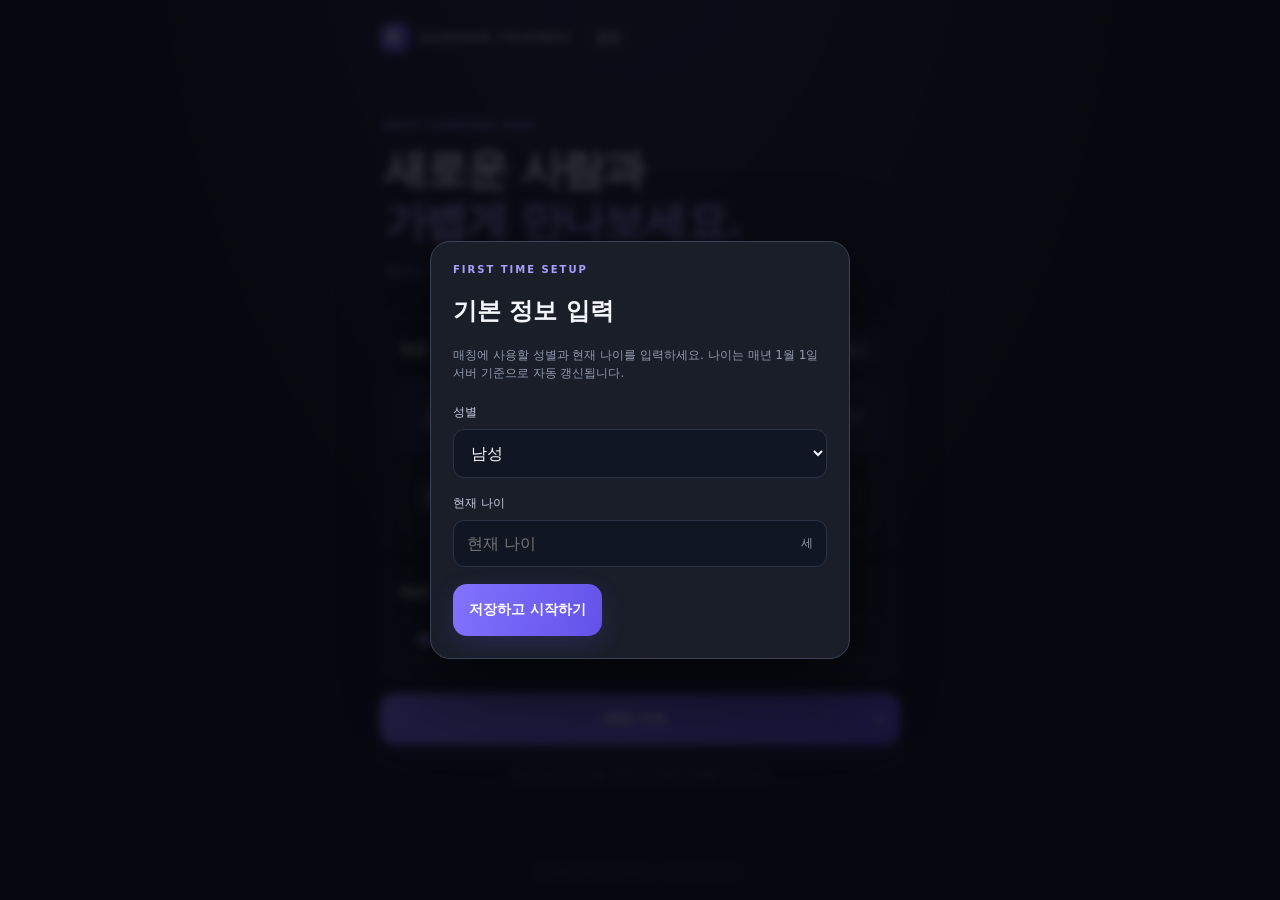
<file: index.html>
<!doctype html>
<html lang="ko">
<head>
  <meta charset="utf-8">
  <meta name="viewport" content="width=device-width,initial-scale=1,viewport-fit=cover">
  <meta name="theme-color" content="#10131b">
  <meta name="description" content="랜덤채팅과 랜덤통화를 선택하는 매칭 앱">
  <meta name="application-name" content="Random Friends">
  <meta name="mobile-web-app-capable" content="yes">
  <meta name="apple-mobile-web-app-capable" content="yes">
  <meta name="apple-mobile-web-app-title" content="Random Friends">
  <meta name="apple-mobile-web-app-status-bar-style" content="black-translucent">
  <link rel="manifest" href="./manifest.json">
  <link rel="icon" href="./icon.svg" type="image/svg+xml">
  <link rel="stylesheet" href="./style.css?v=23">
  <title>Random Friends</title>
</head>
<body>
  <main class="app">
    <header class="topbar"><div class="brand-mark">R</div><span>RANDOM FRIENDS</span><button type="button" id="install-app" class="install-app-btn" hidden>앱 설치</button><button type="button" id="open-settings" class="settings-open-btn">설정</button></header>

    <section id="home" class="screen active">
      <div class="hero">
        <div class="eyebrow">MEET SOMEONE NEW</div>
        <h1>새로운 사람과<br><span>가볍게 만나보세요.</span></h1>
        <p>원하는 방식과 지역을 선택하고 매칭을 시작하세요.</p>
      </div>

      <div class="panel">
        <div class="panel-heading"><h2>매칭 방식</h2><button type="button" id="open-filter" class="filter-open-btn">⚙ 필터</button></div>
        <div class="mode-options">
          <label class="mode-card selected" for="mode-chat">
            <input id="mode-chat" type="radio" name="mode" value="chat" checked>
            <span class="mode-icon">▤</span>
            <span class="mode-copy"><b>랜덤채팅</b><small>메시지로 새로운 사람 만나기</small></span>
            <span class="radio-dot"></span>
          </label>
          <label class="mode-card" for="mode-call">
            <input id="mode-call" type="radio" name="mode" value="call">
            <span class="mode-icon">◉</span>
            <span class="mode-copy"><b>랜덤통화</b><small>마이크와 카메라를 직접 제어하는 통화</small></span>
            <span class="radio-dot"></span>
          </label>
        </div>
      </div>

      <div class="panel">
        <h2>매칭 범위</h2>
        <div class="scope-options">
          <label><input type="radio" name="scope" value="world" checked> <span>🌍 전 세계</span></label>
          <label><input type="radio" name="scope" value="country"> <span>국가 선택</span></label>
        </div>
        <div id="country-wrap" class="country-wrap" hidden>
          <label for="country">국가</label>
          <select id="country">
            <option value="KR">대한민국</option><option value="JP">일본</option>
            <option value="US">미국</option><option value="GB">영국</option>
            <option value="CA">캐나다</option><option value="DE">독일</option>
            <option value="FR">프랑스</option><option value="AU">호주</option>
            <option value="IN">인도</option><option value="BR">브라질</option>
          </select>
        </div>
      </div>

      <button id="start-btn" class="primary-btn">매칭 시작 <span>→</span></button>
      <p id="home-error" class="error-text" role="status"></p>
      <p class="footnote">원하는 방식과 지역을 선택하고 새로운 상대를 만나보세요.</p>
    </section>

    <section id="settings" class="screen">
      <div class="settings-head"><button type="button" id="close-settings" class="settings-back">← 홈</button><div class="eyebrow">YOUR SETTINGS</div><h1>설정</h1><p>계정 정보와 추가 보호 설정을 관리합니다.</p></div>
      <div class="panel settings-panel"><h2>내 프로필</h2><div class="profile-info-row"><span>성별</span><b id="settings-gender">불러오는 중</b></div><div class="profile-info-row"><span>현재 나이</span><b id="settings-age">불러오는 중</b></div><div class="profile-info-row"><span>가입 날짜</span><b id="settings-joined">불러오는 중</b></div></div>
      <div class="panel settings-panel">
        <h2>미성년자 보호</h2>
        <label class="protection-toggle" for="protection-toggle">
          <input type="checkbox" id="protection-toggle">
          <span><b>20세 이상 이용자 제외</b><small>켜면 매칭 대상에서 20세 이상 이용자를 추가로 제외합니다.</small></span>
        </label>
      </div>
      <div class="panel settings-panel"><h2>설정 안내</h2><p id="settings-status" class="settings-status" role="status"></p></div>
    </section>

    <section id="matching" class="screen">
      <div class="waiting">
        <div class="pulse"><span></span></div>
        <div class="eyebrow" id="matching-mode-label">RANDOM CHAT</div>
        <h1>새로운 상대를<br>찾고 있어요</h1>
        <p id="matching-description">매칭 대기열에 연결하고 있습니다.</p>
        <div class="status-pill"><i></i><span id="matching-status">매칭 대기 중</span></div>
      </div>
      <div class="bottom-actions"><button id="end-waiting" class="danger-btn">매칭 종료</button></div>
    </section>

    <section id="chat" class="screen">
      <header class="room-header"><div><div class="eyebrow">RANDOM CHAT</div><b>랜덤채팅</b></div><span class="status-pill"><i></i> 연결됨</span></header>
      <div id="chat-status" class="chat-status" role="status" aria-live="polite" hidden></div>
      <div id="messages" class="messages" aria-live="polite">
        <div class="empty-chat"><div class="empty-icon">✦</div><b>새로운 대화방</b><p>메시지를 보내 대화를 시작하세요.</p></div>
      </div>
      <form id="chat-form" class="composer">
        <input id="message-input" type="text" maxlength="1000" placeholder="메시지를 입력하세요" autocomplete="off">
        <button type="submit" aria-label="메시지 전송">↑</button>
      </form>
      <div class="room-actions">
        <button id="next-chat" class="primary-btn">↻ 다음 상대</button>
        <button id="end-chat" class="danger-btn">매칭 종료</button>
      </div>
    </section>

    <section id="call" class="screen">
      <header class="room-header"><div><div class="eyebrow">RANDOM CALL</div><b>랜덤통화</b></div><span class="status-pill"><i></i> <span id="call-room-status">상대 매칭됨</span></span></header>
      <div class="call-notice">마이크는 권한을 허용하면 기본 켜짐, 카메라는 기본 꺼짐입니다. 연결은 네트워크 환경에 따라 실패할 수 있습니다.</div>
      <div class="video-stage">
        <div class="video-tile remote"><video id="remote-video" autoplay playsinline hidden></video><div class="avatar" id="remote-avatar">?</div><b>상대방</b><small id="remote-state">상대방을 찾고 있는 중...</small></div>
        <div class="video-tile local" id="local-tile"><video id="local-video" autoplay muted playsinline hidden></video><div class="avatar">나</div><b>나</b><small id="camera-state">카메라 꺼짐</small></div>
      </div>
      <div id="call-status" class="call-notice" role="status">통화 연결 준비 중</div>
      <div class="call-controls">
        <button id="mic-toggle" class="control-btn" aria-pressed="true"><span>♩</span><small>마이크 켜짐</small></button>
        <button id="camera-toggle" class="control-btn" aria-pressed="false"><span>◉</span><small>카메라 켜기</small></button>
      </div>
      <div class="room-actions">
        <button id="next-call" class="primary-btn">↻ 다음 상대</button>
        <button id="end-call" class="danger-btn">매칭 종료</button>
      </div>
      <p class="footnote">카메라를 켜면 영상이 상대에게 전송됩니다. 통화 종료 시 마이크·카메라 연결을 해제합니다.</p>
    </section>

    <div id="profile-modal" class="filter-modal" hidden>
      <div class="filter-backdrop"></div>
      <section class="filter-dialog" role="dialog" aria-modal="true" aria-labelledby="profile-title">
        <div class="eyebrow">FIRST TIME SETUP</div><h2 id="profile-title">기본 정보 입력</h2>
        <p class="filter-description">매칭에 사용할 성별과 현재 나이를 입력하세요. 나이는 매년 1월 1일 서버 기준으로 자동 갱신됩니다.</p>
        <div class="filter-field"><label for="profile-gender">성별</label><select id="profile-gender"><option value="male">남성</option><option value="female">여성</option></select></div>
        <div class="filter-field"><label for="profile-age">현재 나이</label><div class="filter-number"><input id="profile-age" type="number" min="13" max="99" inputmode="numeric" placeholder="현재 나이"><span>세</span></div></div>
        <p id="profile-error" class="error-text" role="alert"></p>
        <button type="button" id="save-profile" class="primary-btn">저장하고 시작하기</button>
      </section>
    </div>
    <div id="filter-modal" class="filter-modal" hidden>
      <div class="filter-backdrop" data-close-filter></div>
      <section class="filter-dialog" role="dialog" aria-modal="true" aria-labelledby="filter-title">
        <div class="filter-dialog-head">
          <div><div class="eyebrow">MATCH PREFERENCES</div><h2 id="filter-title">매칭 필터</h2></div>
          <button type="button" id="close-filter" class="filter-close" aria-label="닫기">×</button>
        </div>
        <p class="filter-description">원하는 상대의 나이와 성별 조건을 설정하세요. 설정하지 않거나 초기화하면 필터 없이 매칭됩니다.</p>
        <div class="filter-field"><label for="filter-min-age">최소 연령</label><div class="filter-number"><input id="filter-min-age" type="number" min="13" max="99" value="13"><span>세</span></div></div>
        <div class="filter-field"><label for="filter-max-age">최대 연령</label><div class="filter-number"><input id="filter-max-age" type="number" min="13" max="99" value="99"><span>세</span></div></div>
        <div class="filter-field"><label for="filter-gender">상대 성별</label><select id="filter-gender"><option value="any">성별 무관</option><option value="male">남성</option><option value="female">여성</option></select></div>
        <p id="filter-error" class="error-text" role="alert"></p>
        <div class="filter-actions"><button type="button" id="reset-filter" class="filter-reset-btn">초기화</button><button type="button" id="apply-filter" class="primary-btn">적용하기</button></div>
      </section>
    </div>
    <footer>RANDOM FRIENDS <span>·</span> FREE FIRST</footer>
  </main>
  <script src="./script.js?v=27"></script>
</body>
</html>
</file>
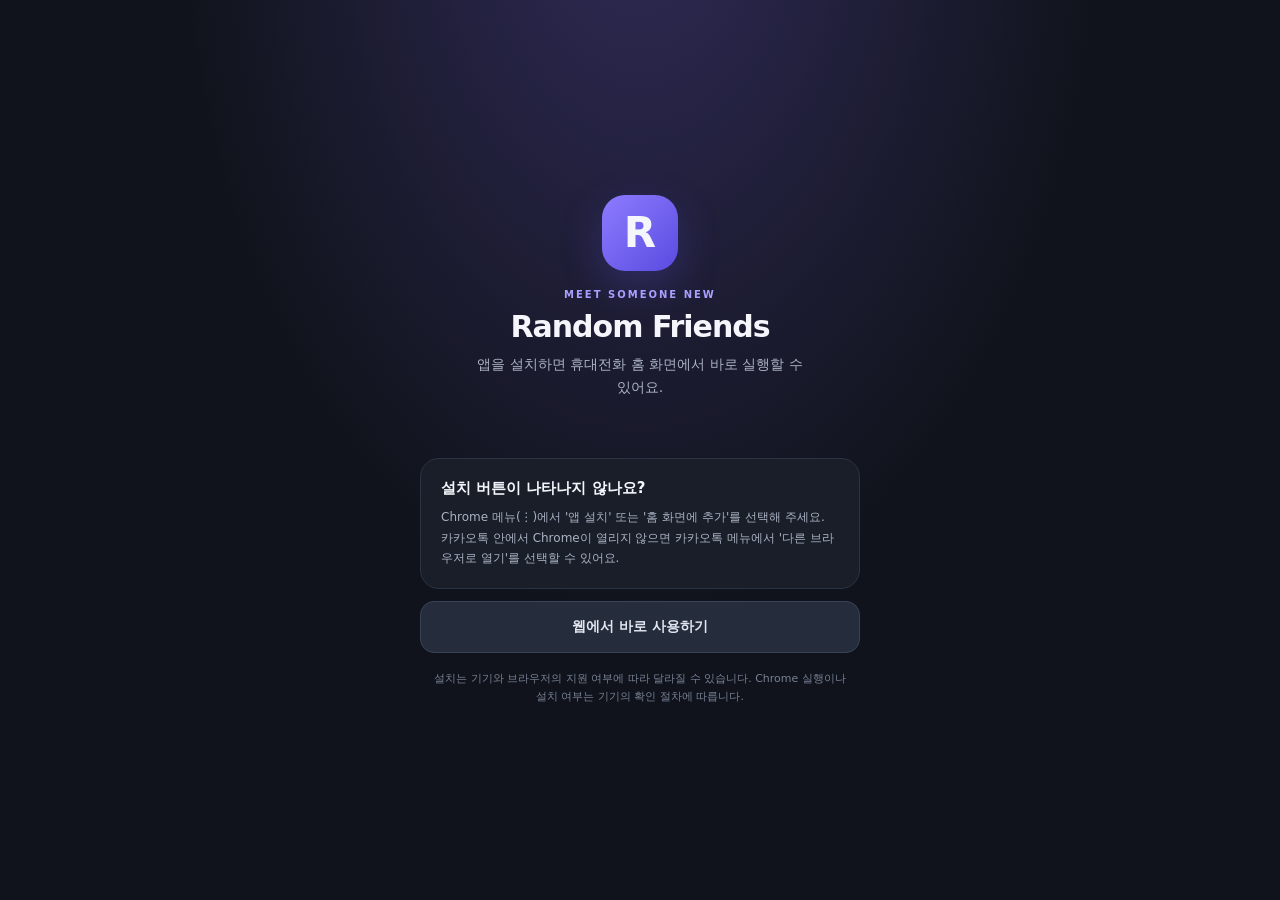
<file: install.html>
<!doctype html>
<html lang="ko">
<head>
  <meta charset="utf-8">
  <meta name="viewport" content="width=device-width,initial-scale=1,viewport-fit=cover">
  <meta name="theme-color" content="#10131b">
  <meta name="description" content="Random Friends 앱 설치 안내">
  <meta name="application-name" content="Random Friends">
  <meta name="apple-mobile-web-app-capable" content="yes">
  <meta name="apple-mobile-web-app-title" content="Random Friends">
  <link rel="manifest" href="./manifest.json">
  <link rel="icon" href="./icon.svg" type="image/svg+xml">
  <title>Random Friends 설치</title>
  <style>
    *{box-sizing:border-box}
    body{margin:0;min-height:100vh;background:radial-gradient(ellipse at 50% -15%,#302b58 0,transparent 52%),#10131b;color:#f4f6fb;font-family:system-ui,-apple-system,"Noto Sans KR",sans-serif;display:grid;place-items:center;padding:24px}
    main{width:min(100%,440px);text-align:center}
    .logo{width:76px;height:76px;margin:0 auto 18px;border-radius:23px;background:linear-gradient(135deg,#8d7cff,#5a4be0);display:grid;place-items:center;font-size:42px;font-weight:900;box-shadow:0 14px 40px #6555e544}
    .eyebrow{font-size:10px;font-weight:800;letter-spacing:2px;color:#a99fff}
    h1{font-size:30px;letter-spacing:-1px;margin:9px 0}
    .lead{font-size:14px;line-height:1.7;color:#aab2c2;margin:0 auto 26px;max-width:340px}
    .panel{background:#191e29;border:1px solid #2b3445;border-radius:19px;padding:20px;text-align:left;margin:12px 0}
    .panel h2{font-size:15px;margin:0 0 9px}
    .panel p,.steps{font-size:12px;line-height:1.7;color:#aab2c2;margin:0}
    .steps{padding-left:20px;margin-top:9px}
    button,.open-link{width:100%;min-height:52px;border:0;border-radius:14px;padding:14px 16px;background:linear-gradient(110deg,#8273ff,#6352e8);color:white;font-size:14px;font-weight:800;text-decoration:none;display:flex;align-items:center;justify-content:center;cursor:pointer}
    .secondary{margin-top:10px;background:#252d3d;border:1px solid #3a4356;color:#e2e5ef}
    #install-btn[hidden],#ios-help[hidden],#android-help[hidden],#installed-note[hidden],#chrome-open[hidden]{display:none}
    .note{font-size:11px;line-height:1.6;color:#778195;margin:17px 8px 0}
    #status{font-size:12px;color:#b9afff;min-height:20px;margin:12px 0 0}
  </style>
</head>
<body>
  <main>
    <div class="logo" aria-hidden="true">R</div>
    <div class="eyebrow">MEET SOMEONE NEW</div>
    <h1>Random Friends</h1>
    <p class="lead">앱을 설치하면 휴대전화 홈 화면에서 바로 실행할 수 있어요.</p>

    <a class="open-link" id="chrome-open" hidden
      href="intent://kanghuijun000.github.io/random-friends/install.html#Intent;scheme=https;package=com.android.chrome;S.browser_fallback_url=https%3A%2F%2Fkanghuijun000.github.io%2Frandom-friends%2Finstall.html;end">
      Chrome으로 열고 설치하기
    </a>
    <p id="status" role="status" aria-live="polite"></p>
    <button id="install-btn" type="button" hidden>앱 설치하기</button>

    <section class="panel" id="ios-help" hidden>
      <h2>iPhone / iPad에서 설치하기</h2>
      <p>Safari에서 앱을 연 다음 아래 순서로 진행해 주세요.</p>
      <ol class="steps">
        <li>화면 아래 또는 위의 공유 버튼을 누릅니다.</li>
        <li>메뉴에서 '홈 화면에 추가'를 선택합니다.</li>
        <li>'추가'를 눌러 설치를 완료합니다.</li>
      </ol>
      <a class="open-link secondary" href="./">먼저 앱 열기</a>
    </section>

    <section class="panel" id="android-help" hidden>
      <h2>설치 버튼이 나타나지 않나요?</h2>
      <p>Chrome 메뉴(⋮)에서 '앱 설치' 또는 '홈 화면에 추가'를 선택해 주세요. 카카오톡 안에서 Chrome이 열리지 않으면 카카오톡 메뉴에서 '다른 브라우저로 열기'를 선택할 수 있어요.</p>
    </section>

    <section class="panel" id="installed-note" hidden>
      <h2>이미 설치되어 있어요</h2>
      <p>홈 화면의 Random Friends 아이콘으로 실행할 수 있습니다.</p>
      <a class="open-link" href="./">Random Friends 열기</a>
    </section>

    <a class="open-link secondary" id="open-app" href="./">웹에서 바로 사용하기</a>
    <p class="note">설치는 기기와 브라우저의 지원 여부에 따라 달라질 수 있습니다. Chrome 실행이나 설치 여부는 기기의 확인 절차에 따릅니다.</p>
  </main>

  <script>
    (() => {
      const installButton = document.getElementById("install-btn");
      const chromeOpen = document.getElementById("chrome-open");
      const iosHelp = document.getElementById("ios-help");
      const androidHelp = document.getElementById("android-help");
      const installedNote = document.getElementById("installed-note");
      const status = document.getElementById("status");
      const openApp = document.getElementById("open-app");
      let installPrompt = null;

      const standalone = () =>
        window.matchMedia("(display-mode: standalone)").matches ||
        window.navigator.standalone === true;

      const isIOS = /iphone|ipad|ipod/i.test(navigator.userAgent) ||
        (navigator.platform === "MacIntel" && navigator.maxTouchPoints > 1);
      const isAndroid = /android/i.test(navigator.userAgent);
      const isKakao = /KAKAOTALK/i.test(navigator.userAgent);

      if (standalone()) {
        installedNote.hidden = false;
        openApp.hidden = true;
      } else if (isIOS) {
        iosHelp.hidden = false;
        openApp.hidden = true;
      } else {
        androidHelp.hidden = false;
        if (isAndroid && isKakao) {
          chromeOpen.hidden = false;
          openApp.hidden = true;
          status.textContent = "카카오톡 밖의 Chrome에서 설치할 수 있도록 열어 주세요.";
        }
      }

      window.addEventListener("beforeinstallprompt", (event) => {
        event.preventDefault();
        installPrompt = event;
        installButton.hidden = false;
        androidHelp.hidden = true;
      });

      installButton.addEventListener("click", async () => {
        if (!installPrompt) {
          status.textContent = "브라우저 메뉴에서 '앱 설치' 또는 '홈 화면에 추가'를 선택해 주세요.";
          androidHelp.hidden = false;
          return;
        }
        installButton.disabled = true;
        installPrompt.prompt();
        const choice = await installPrompt.userChoice;
        installPrompt = null;
        installButton.disabled = false;
        installButton.hidden = true;
        status.textContent = choice.outcome === "accepted"
          ? "설치 요청을 완료했습니다."
          : "설치가 취소되었습니다. 원할 때 다시 설치할 수 있습니다.";
        androidHelp.hidden = choice.outcome === "accepted";
      });

      window.addEventListener("appinstalled", () => {
        installPrompt = null;
        installButton.hidden = true;
        androidHelp.hidden = true;
        installedNote.hidden = false;
        openApp.hidden = true;
        chromeOpen.hidden = true;
        status.textContent = "Random Friends 설치가 완료되었습니다.";
      });

      if ("serviceWorker" in navigator) {
        window.addEventListener("load", () => {
          navigator.serviceWorker.register("./sw.js", { updateViaCache: "none" })
            .then((registration) => registration.update())
            .catch(() => {});
        }, { once: true });
      }
    })();
  </script>
</body>
</html>
</file>
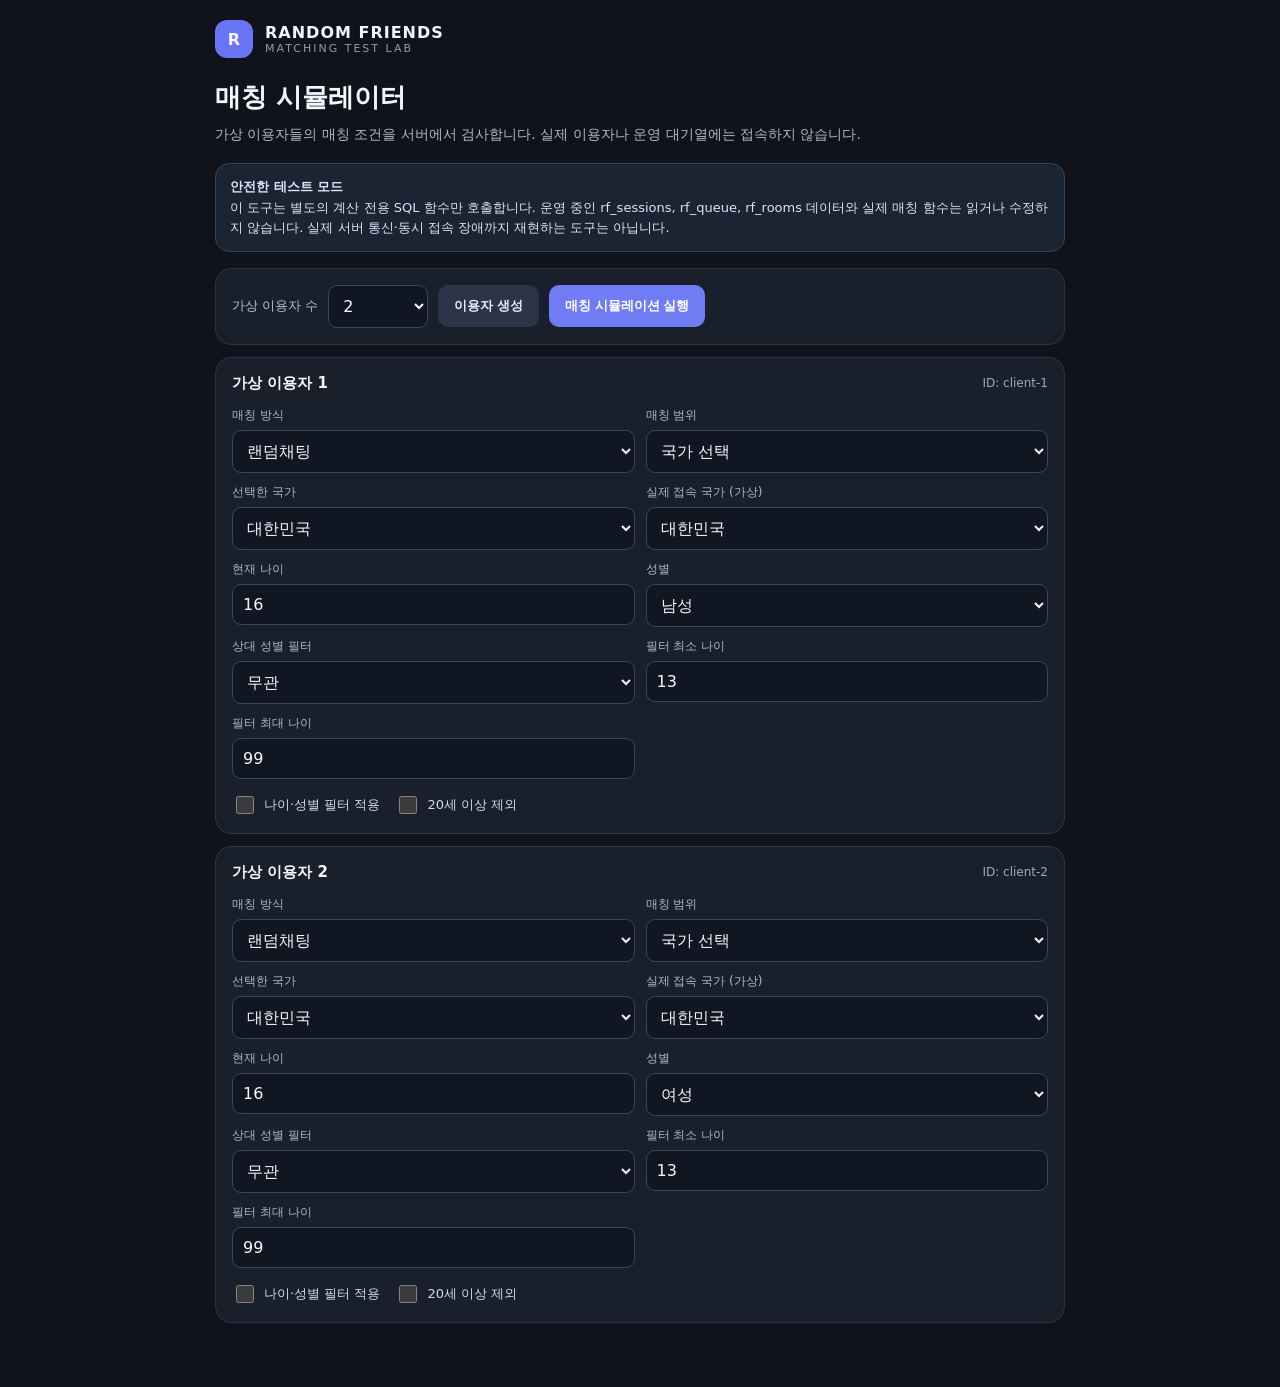
<file: test.html>
<!doctype html>
<html lang="ko">
<head>
  <meta charset="utf-8">
  <meta name="viewport" content="width=device-width,initial-scale=1,viewport-fit=cover">
  <meta name="theme-color" content="#10131b">
  <title>Random Friends · 매칭 시뮬레이터</title>
  <style>
    :root{color-scheme:dark;font-family:system-ui,-apple-system,"Noto Sans KR",sans-serif;background:#10131b;color:#f4f6fb}
    *{box-sizing:border-box}body{margin:0;padding:20px 14px 48px;background:#10131b}
    main{max-width:850px;margin:0 auto}.top{display:flex;align-items:center;gap:12px;margin-bottom:22px}
    .mark{width:38px;height:38px;border-radius:12px;background:#6875f5;display:grid;place-items:center;font-weight:900}
    .eyebrow{font-size:11px;letter-spacing:2px;color:#929bb0}.top strong{letter-spacing:1px}
    h1{font-size:26px;margin:10px 0 8px}.intro{color:#aeb6c8;line-height:1.6;font-size:14px;margin:0 0 18px}
    .notice{background:#1b2432;border:1px solid #34435a;border-radius:14px;padding:13px 14px;color:#dce5f5;font-size:13px;line-height:1.55;margin-bottom:16px}
    .panel,.client{background:#191f2b;border:1px solid #2b3445;border-radius:16px;padding:16px;margin:12px 0}
    .toolbar{display:flex;gap:10px;align-items:center;flex-wrap:wrap}.toolbar label{font-size:13px;color:#b8c0d0}
    select,input{font:inherit;color:#f5f6fb;background:#111722;border:1px solid #3b465a;border-radius:9px;padding:10px;min-width:0}
    select{width:100%}input[type=number]{width:100%}input[type=checkbox]{width:18px;height:18px;accent-color:#7c87ff}
    button{border:0;border-radius:10px;padding:12px 16px;font-weight:750;background:#707cf3;color:white;cursor:pointer}
    button.secondary{background:#2c3547;color:#e8ecf5}button:disabled{opacity:.5;cursor:wait}
    .client-head{display:flex;justify-content:space-between;align-items:center;margin-bottom:14px}
    .client-head b{font-size:15px}.grid{display:grid;grid-template-columns:repeat(2,minmax(0,1fr));gap:11px}
    .field{display:flex;flex-direction:column;gap:6px}.field span{font-size:12px;color:#aeb8ca}
    .checks{display:flex;gap:15px;flex-wrap:wrap;margin-top:14px}.check{display:flex;align-items:center;gap:7px;font-size:13px;color:#d4dbea}
    .result{margin-top:16px}.result h2{font-size:18px;margin:18px 0 10px}
    .result-card{background:#171e2a;border:1px solid #303b50;border-radius:12px;padding:13px;margin:8px 0;font-size:14px;line-height:1.55}
    .ok{border-color:#367b67}.wait{border-color:#8a7040}.bad{color:#ffb8b8}
    .muted{color:#9faabd;font-size:12px}.empty{color:#b9c2d1}
    @media(max-width:520px){body{padding:16px 11px 36px}.grid{grid-template-columns:1fr}.panel,.client{padding:13px}h1{font-size:23px}}
  </style>
</head>
<body>
<main>
  <div class="top"><div class="mark">R</div><div><strong>RANDOM FRIENDS</strong><div class="eyebrow">MATCHING TEST LAB</div></div></div>
  <h1>매칭 시뮬레이터</h1>
  <p class="intro">가상 이용자들의 매칭 조건을 서버에서 검사합니다. 실제 이용자나 운영 대기열에는 접속하지 않습니다.</p>
  <div class="notice"><b>안전한 테스트 모드</b><br>이 도구는 별도의 계산 전용 SQL 함수만 호출합니다. 운영 중인 rf_sessions, rf_queue, rf_rooms 데이터와 실제 매칭 함수는 읽거나 수정하지 않습니다. 실제 서버 통신·동시 접속 장애까지 재현하는 도구는 아닙니다.</div>
  <section class="panel">
    <div class="toolbar"><label for="client-count">가상 이용자 수</label><select id="client-count" style="width:100px"><option>2</option><option>3</option><option>4</option><option>5</option><option>6</option><option>7</option><option>8</option><option>9</option><option>10</option></select><button id="generate" class="secondary">이용자 생성</button><button id="run">매칭 시뮬레이션 실행</button></div>
  </section>
  <div id="clients"></div>
  <section id="results" class="result" aria-live="polite"></section>
</main>
<script src="./test.js?v=3"></script>
</body>
</html>
</file>
<file: style.css>
*{box-sizing:border-box} :root{color-scheme:dark;--bg:#10131b;--panel:#191e29;--panel2:#222938;--text:#f4f6fb;--muted:#929bad;--line:#2b3445;--accent:#7868ff;--danger:#e05262} body{margin:0;background:radial-gradient(ellipse at 50% -20%,#29284a 0,transparent 55%),var(--bg);color:var(--text);font-family:system-ui,-apple-system,"Noto Sans KR",sans-serif;min-height:100vh}.app{width:min(100% - 32px,520px);margin:auto;min-height:100vh;display:flex;flex-direction:column;padding:20px 0 max(22px,env(safe-area-inset-bottom))}.topbar{display:flex;align-items:center;gap:10px;font-size:12px;font-weight:800;letter-spacing:2px;color:#c4c9d6}.brand-mark{width:30px;height:30px;border-radius:10px;background:linear-gradient(135deg,#8d7cff,#5a4be0);display:grid;place-items:center;font-weight:900;color:white;font-size:17px}.screen{display:none;flex:1}.screen.active{display:flex;flex-direction:column}.hero{padding:48px 4px 30px}.eyebrow{font-size:10px;font-weight:800;letter-spacing:2px;color:#a99fff}.hero h1,.waiting h1{font-size:clamp(32px,8vw,43px);line-height:1.2;letter-spacing:-1.8px;margin:13px 0}.hero h1 span{color:#a99fff}.hero p,.waiting p{color:var(--muted);font-size:14px;line-height:1.6;margin:0}.panel{background:rgba(25,30,41,.92);border:1px solid var(--line);border-radius:19px;padding:19px;margin-bottom:13px}.panel h2{font-size:14px;margin:0 0 14px}.mode-options{display:grid;gap:9px}.mode-card{display:flex;align-items:center;gap:12px;border:1px solid var(--line);border-radius:14px;padding:14px;cursor:pointer;position:relative}.mode-card.selected{border-color:#8173ff;background:#292741}.mode-card input{position:absolute;opacity:0}.mode-icon{width:40px;height:40px;border-radius:12px;background:#30364a;display:grid;place-items:center;font-size:21px;color:#b9b0ff}.mode-copy{display:grid;gap:4px;flex:1}.mode-copy b{font-size:14px}.mode-copy small,.hint{font-size:11px;color:var(--muted)}.radio-dot{width:18px;height:18px;border:1.5px solid #626c80;border-radius:50%;position:relative}.selected .radio-dot{border-color:#9487ff}.selected .radio-dot:after{content:"";position:absolute;inset:4px;border-radius:50%;background:#9487ff}.scope-options{display:flex;gap:10px}.scope-options label{flex:1;padding:12px;border:1px solid var(--line);border-radius:12px;font-size:13px;display:flex;gap:7px;align-items:center}.scope-options input{accent-color:var(--accent)}.country-wrap{margin-top:15px}.country-wrap label{display:block;font-size:12px;color:var(--muted);margin-bottom:7px}select{width:100%;background:#111722;border:1px solid var(--line);border-radius:11px;padding:13px;color:var(--text);font:inherit}.hint{line-height:1.5;margin:8px 0 0}.access-panel input{width:100%;background:#111722;border:1px solid var(--line);border-radius:11px;padding:13px;color:white;font:inherit}.primary-btn,.danger-btn{border:0;border-radius:14px;padding:16px;color:white;font-family:inherit;font-size:14px;font-weight:700;cursor:pointer;min-height:52px}.primary-btn{background:linear-gradient(110deg,#8273ff,#6352e8);box-shadow:0 8px 24px #6555e533}.primary-btn span{float:right}.danger-btn{background:#38232d;color:#ff9aa6;border:1px solid #663441}.footnote{font-size:10px;line-height:1.5;color:#747e90;text-align:center;margin:13px 5px}.error-text{font-size:12px;line-height:1.5;color:#ff9aa6;text-align:center;margin:8px 0 0}.waiting{flex:1;display:flex;flex-direction:column;align-items:center;justify-content:center;text-align:center;padding:35px 0}.pulse{width:100px;height:100px;border-radius:50%;background:#292545;display:grid;place-items:center;margin-bottom:30px;position:relative}.pulse:before,.pulse:after{content:"";position:absolute;inset:-10px;border:1px solid #8173ff55;border-radius:50%;animation:pulse 2s infinite}.pulse:after{inset:-22px;animation-delay:.6s}.pulse span{width:20px;height:20px;background:#9a8cff;border-radius:50%;box-shadow:0 0 30px #8877ff}@keyframes pulse{0%{transform:scale(.8);opacity:.8}100%{transform:scale(1.25);opacity:0}}.status-pill{display:inline-flex;align-items:center;gap:7px;background:#202b2c;color:#9de0c0;border:1px solid #315247;border-radius:30px;padding:8px 12px;font-size:10px;margin-top:20px}.status-pill i{width:6px;height:6px;background:#54d49a;border-radius:50%}.bottom-actions{padding-bottom:12px}.back-link{border:0;background:none;color:var(--muted);padding:14px 0;text-align:left}.room-header{display:flex;justify-content:space-between;align-items:center;padding:25px 2px 16px}.room-header b{display:block;font-size:20px;margin-top:5px}.room-header .status-pill{margin:0}.messages{flex:1;min-height:300px;max-height:58vh;overflow:auto;background:#171d28;border:1px solid var(--line);border-radius:17px;padding:14px;display:flex;flex-direction:column;gap:9px}.empty-chat{height:100%;min-height:260px;display:flex;flex-direction:column;align-items:center;justify-content:center;text-align:center;color:var(--muted)}.empty-chat b{color:var(--text);font-size:14px;margin-top:12px}.empty-chat p{font-size:11px}.empty-icon{font-size:32px;color:#a99fff}.message-row{display:flex;width:100%}.message-row.mine{justify-content:flex-end}.message-row.theirs{justify-content:flex-start}.message-bubble{max-width:82%;padding:10px 13px;border-radius:15px;background:#293244;color:#f4f6fb;font-size:13px;line-height:1.5;white-space:pre-wrap;overflow-wrap:anywhere}.mine .message-bubble{background:#6255c8}.composer{display:flex;gap:8px;margin:12px 0}.composer input{min-width:0;flex:1;background:#202735;border:1px solid var(--line);border-radius:13px;padding:14px;color:white;font:inherit}.composer button{width:49px;border:0;border-radius:13px;background:var(--accent);color:white;font-size:22px}.composer button:disabled,.composer input:disabled{opacity:.55}.room-actions{display:grid;grid-template-columns:1fr 1fr;gap:9px}.video-stage{display:grid;grid-template-columns:1fr 1fr;gap:9px;margin:5px 0 15px}.video-tile{position:relative;aspect-ratio:3/4;background:linear-gradient(145deg,#252c3c,#171d28);border:1px solid var(--line);border-radius:16px;overflow:hidden;display:flex;flex-direction:column;align-items:center;justify-content:center;gap:8px}.video-tile b{font-size:12px}.video-tile small{font-size:10px;color:var(--muted)}.avatar{width:55px;height:55px;border-radius:50%;background:#34314f;color:#b9afff;display:grid;place-items:center;font-size:23px}.video-tile video{position:absolute;width:100%;height:100%;object-fit:cover}.video-tile video:not([hidden])~.avatar,.video-tile video:not([hidden])~b,.video-tile video:not([hidden])~small{display:none}.call-controls{display:flex;justify-content:center;gap:18px;margin:6px 0 18px}.control-btn{background:#252d3d;border:1px solid var(--line);color:white;border-radius:14px;width:100px;height:67px;display:flex;flex-direction:column;align-items:center;justify-content:center;gap:5px}.control-btn[aria-pressed=true]{background:#353052;border-color:#8173ff}.control-btn span{font-size:20px}.control-btn small{font-size:10px;color:#c5cada}.control-btn:disabled{opacity:.5}.call-notice{background:#2b2534;border:1px solid #57466b;border-radius:12px;padding:12px;color:#d5c8ef;font-size:11px;line-height:1.5;margin-bottom:12px}footer{text-align:center;color:#586174;font-size:9px;letter-spacing:2px;padding-top:24px}footer span{color:#9487ff}@media(min-height:850px){.hero{padding-top:65px}}
.chat-status{margin:0 0 10px;padding:11px 13px;border:1px solid #57466b;border-radius:12px;background:#2b2534;color:#d5c8ef;font-size:12px;line-height:1.5}.chat-status[hidden]{display:none}

.video-tile button:disabled,.call-controls button:disabled,.room-actions button:disabled{opacity:.45;cursor:not-allowed}

.panel-heading{display:flex;align-items:center;justify-content:space-between;gap:12px;margin-bottom:14px}.panel-heading h2{margin:0}.filter-open-btn{border:1px solid #514a83;background:#292741;color:#c7c0ff;border-radius:10px;padding:8px 13px;font:700 12px system-ui;cursor:pointer}.filter-modal{position:fixed;inset:0;z-index:1000;display:grid;place-items:center;padding:18px}.filter-modal[hidden]{display:none}.filter-backdrop{position:absolute;inset:0;background:#05070dcc;backdrop-filter:blur(5px)}.filter-dialog{position:relative;width:min(100%,420px);max-height:calc(100dvh - 36px);overflow:auto;background:#191e29;border:1px solid #3a4356;border-radius:20px;padding:22px;box-shadow:0 24px 80px #0009}.filter-dialog-head{display:flex;justify-content:space-between;align-items:center}.filter-dialog-head h2{font-size:23px;margin:7px 0 0}.filter-close{width:36px;height:36px;border:1px solid var(--line);border-radius:11px;background:#252d3d;color:white;font-size:24px}.filter-description{color:var(--muted);font-size:12px;line-height:1.5;margin:15px 0 22px}.filter-field{margin:0 0 17px}.filter-field>label{display:block;font-size:12px;color:#c7cddd;margin-bottom:8px}.filter-number{display:flex;align-items:center;gap:10px;background:#111722;border:1px solid var(--line);border-radius:11px;padding:0 13px}.filter-number input{width:100%;min-width:0;background:transparent;border:0;outline:0;color:white;padding:13px 0;font:inherit}.filter-number span{font-size:12px;color:var(--muted)}.filter-field select{padding:13px}.filter-actions{display:grid;grid-template-columns:.8fr 1.2fr;gap:9px;margin-top:20px}.filter-actions .primary-btn{min-height:48px;padding:12px}.filter-reset-btn{border:1px solid var(--line);background:#252d3d;color:#d7dbea;border-radius:13px;font:700 13px system-ui}

.topbar{position:relative}.settings-open-btn{margin-left:auto;border:1px solid var(--line);background:#252d3d;color:#d7dbea;border-radius:10px;padding:8px 13px;font:700 12px system-ui;cursor:pointer}.settings-head{padding:28px 4px 20px}.settings-head h1{font-size:32px;margin:8px 0}.settings-head p{font-size:13px;color:var(--muted);margin:0}.settings-back{border:0;background:none;color:#b9afff;padding:8px 0 22px;font:700 13px system-ui}.settings-panel h2{margin-bottom:15px}.profile-info-row{display:flex;justify-content:space-between;gap:12px;padding:12px 0;border-top:1px solid var(--line);font-size:13px}.profile-info-row span{color:var(--muted)}.profile-info-row b{font-weight:650}.protection-toggle{display:flex;align-items:flex-start;gap:12px;cursor:pointer}.protection-toggle input{width:19px;height:19px;accent-color:var(--accent);margin:2px 0 0}.protection-toggle span{display:grid;gap:6px}.protection-toggle b{font-size:13px}.protection-toggle small{font-size:11px;line-height:1.5;color:var(--muted)}.settings-note{font-size:10px;line-height:1.5;color:#929bad;margin:14px 0 0}.settings-status{font-size:11px;color:#a99fff;text-align:center;margin:8px 0 0}

.install-app-btn{margin-left:auto;border:1px solid #8173ff;background:#292741;color:#d5d0ff;border-radius:10px;padding:8px 12px;font:700 12px system-ui;cursor:pointer}.install-app-btn[hidden]{display:none}.settings-open-btn{margin-left:0}

.protection-toggle{display:flex;align-items:flex-start;gap:12px;cursor:pointer}.protection-toggle input{width:19px;height:19px;accent-color:var(--accent);margin:2px 0 0;flex:0 0 auto}.protection-toggle span{display:grid;gap:6px}.protection-toggle b{font-size:13px}.protection-toggle small{font-size:11px;line-height:1.5;color:var(--muted)}


/* Android Chrome의 당겨서 새로고침 방지 */
html, body {
  overscroll-behavior-y: none;
}
</file>
